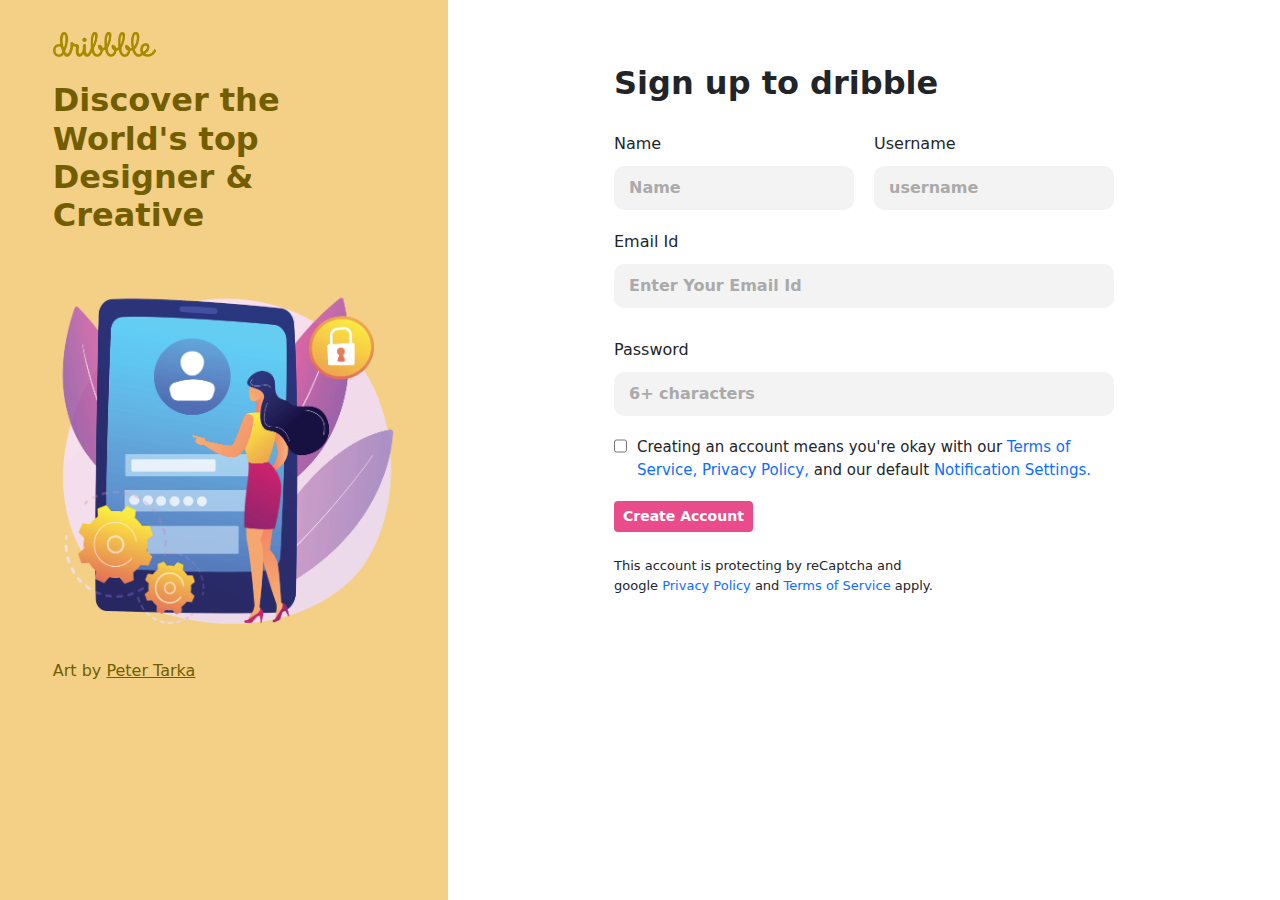
<file: index.html>
<!DOCTYPE html>
<html lang="en">

<head>
  <meta charset="UTF-8">
  <meta name="viewport" content="width=device-width, initial-scale=1.0">
  <link href="https://cdn.jsdelivr.net/npm/bootstrap@5.3.3/dist/css/bootstrap.min.css" rel="stylesheet"
    integrity="sha384-QWTKZyjpPEjISv5WaRU9OFeRpok6YctnYmDr5pNlyT2bRjXh0JMhjY6hW+ALEwIH" crossorigin="anonymous">
  <link rel="stylesheet" href="style.css">
  <title>Aeonaoxy</title>
</head>

<body>
  <main>
    <div class="d-flex flex-wrap body-container">
      <div class="side-bar">
        <div class="logo-container">
          <img class="logo" src="img/dribbble-logo.png" alt=""><br><br>
          <h1>Discover the World's top Designer & Creative</h1>
        </div>

        <img class="side-bg" src="img/19199299.png" alt="">
        <div class="logo-container">
          <p>Art by <a href="#">Peter Tarka</a></p>
        </div>
      </div>

      <!-- form  -->
      <div class="form-container d-flex align-items-center justify-content-center">
        <div class="form-section">
          <h2>Sign up to dribble</h2>
          <li id="invalid-user">● Username has already been taken</li>
          <form onsubmit="return check();" class="d-flex flex-wrap justify-content-between">
            <div class="name">
              <label for="name">Name</label><br>
              <input type="text" placeholder="Name" id="name" name="name" required>
            </div>
            <div class="name">
              <label for="username">Username</label><br>
              <input type="text" placeholder="username" id="username" name="username" required>
            </div>
            <div class="nam">
              <label for="email">Email Id</label><br>
              <input type="email" placeholder="Enter Your Email Id" id="email" name="email" required>
            </div>
            <div class="nam">
              <label for="password">Password</label><br>
              <input type="password" placeholder="6+ characters" id="password" name="password" required>
            </div>
            <div>
              <div style="display: inline-flex; margin-bottom: 20px;">
                <input type="checkbox" name="t&c" id="t&c" required style="width: 20px; height: 20px; accent-color: #047698; margin-top: 0;">
                <label for="t&c" style="font-size: 15px; padding-left: 10px;">
                  Creating an account means you're okay with our <a href="" style="text-decoration: none;">Terms of Service, Privacy Policy,</a> and our default <a href="" style="text-decoration: none;">Notification Settings.</a>
                </label>
              </div>
            </div>
            <button id="submit" class="btn btn-sm" type="submit" value="Submit" name="submit">Create Account</button>
          </form>
          <br>
          <p>This account is protecting by reCaptcha and google <a href="" style="text-decoration: none;">Privacy Policy</a> and <a href="" style="text-decoration: none;">Terms of Service</a> apply.</p>
        </div>
      </div>
      
      <script>
      function check() {
        var form = document.getElementsByTagName('form')[0];
        const name = document.getElementById('name');
        const username = document.getElementById('username');
       
      
        if (name.value === username.value) {
          document.getElementById("invalid-user").style.display = "block";
          username.style.color = "#EA4B8B";
          username.style.backgroundColor = "#ffdeec";
          return false;
        }
      form.action = "login.html"
        
      }
      </script>
  </main>

</body>

</html>
</file>
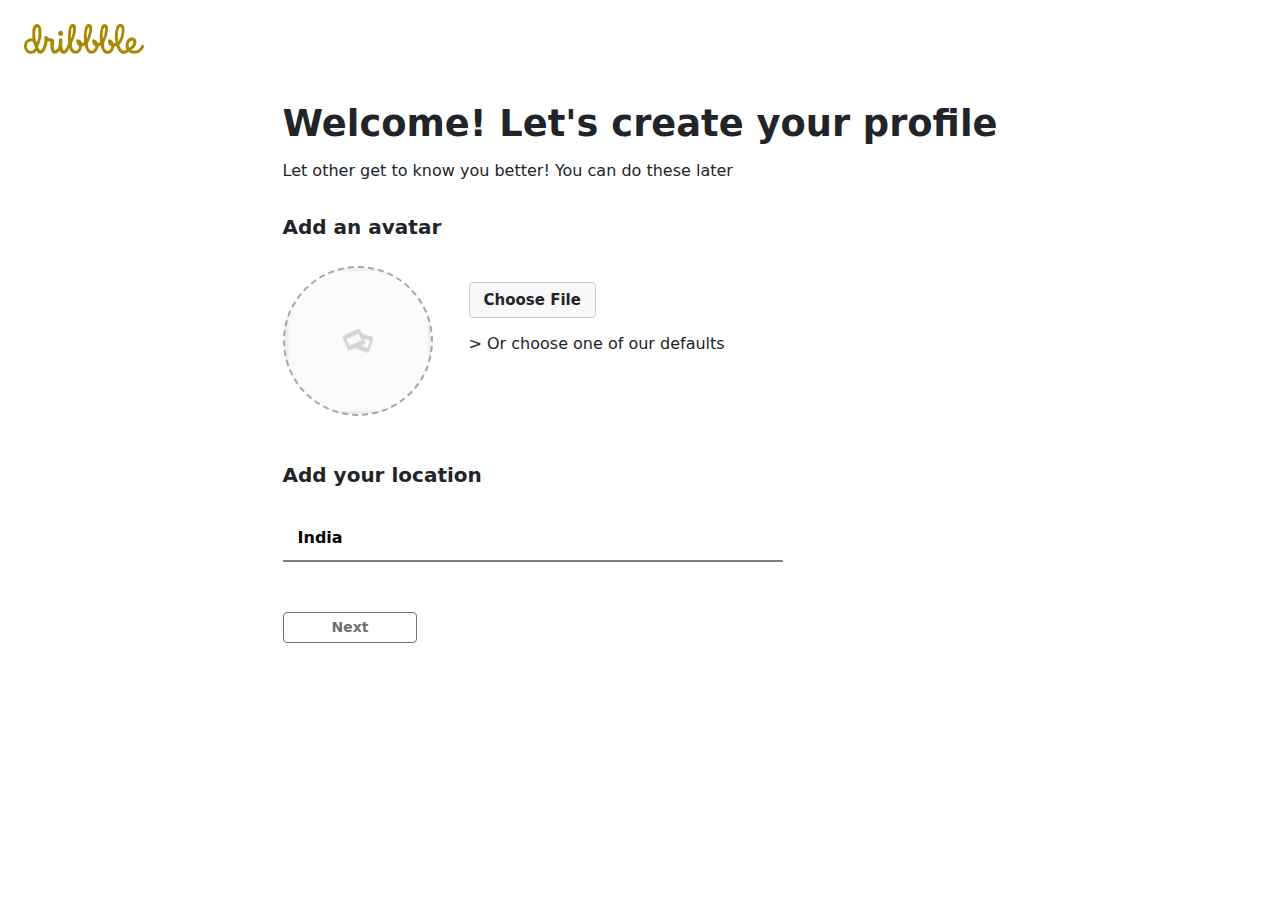
<file: login.html>
<!DOCTYPE html>
<html lang="en">
  <head>
    <meta charset="UTF-8" />
    <meta name="viewport" content="width=device-width, initial-scale=1.0" />
    <link
      href="https://cdn.jsdelivr.net/npm/bootstrap@5.3.3/dist/css/bootstrap.min.css"
      rel="stylesheet"
      integrity="sha384-QWTKZyjpPEjISv5WaRU9OFeRpok6YctnYmDr5pNlyT2bRjXh0JMhjY6hW+ALEwIH"
      crossorigin="anonymous"
    />
    <link rel="stylesheet" href="style.css" />
    <title>Aeonaoxy</title>
  </head>

  <body>
    <main>
        <img src="img/dribbble-logo.png" style="max-width: 120px;" class="mx-4 mt-4" alt="">
      <!-- form  -->
      <div
        class="mt-5 d-flex align-items-center flex-column justify-content-center text-start px-4"
      >
        <div>
          <h2 style="font-size: 2.3rem;">Welcome! Let's create your profile</h2>
          <h6>Let other get to know you better! You can do these later</h6>
          <form action="login2.html" class="form-section">
            <label class="fw-bolder mt-1 mb-3 fs-5" for="img"
              >Add an avatar</label
            >
            <div class="d-flex flex-wrap align-items-top pt-2 pb-3">
              <div class="img-box mb-4"></div>
              <div class="pt-3 ">
                <label for="file-upload" class="custom-file-upload"
                  >Choose File</label>

                  <h6 class="mt-3">> Or choose one of our defaults</h6>
                <!-- Actual file input hidden from view -->
                <input id="file-upload" type="file" />
              </div>
            </div>
                       
                        <label class="fw-bolder mt-1 mb-3 fs-5" for="location">Add your location</label>
                        <input type="text" value="India" placeholder="Enter a location" id="location" name="location">
                      <br><br>
            <button 
              id="submit"
              class="btn btn-sm px-5 mt-3"
              type="submit"
              value="Submit"
              name="submit"
              disabled
            >
              Next
            </button>
            <p  id="back" style="display: none; font-size: 15px;">or press <a href="index.html">Return</a></p>
          </form>
          <br><br>
        
        </div>
      </div>
<script>
  function previewImage() {
  const locationInput = document.getElementById('location');
  const fileInput = document.getElementById("file-upload");
  const imgBox = document.querySelector(".img-box");
  const submitButton = document.getElementById("submit");
  const backButton = document.getElementById("back");

  function enableSubmit() {
    submitButton.disabled = fileInput.value === "" || locationInput.value === "";
    backButton.style.display = submitButton.disabled ? "none" : "block";
  }

  fileInput.addEventListener("change", function () {
    const file = fileInput.files[0];
    const reader = new FileReader();
    reader.onload = function (e) {
      imgBox.style.backgroundImage = "url(" + e.target.result + ")";
      enableSubmit();
    };
    reader.readAsDataURL(file);
  });

  locationInput.addEventListener("input", enableSubmit);
}

previewImage();
</script>
    </main>
  </body>
</html>
</file>
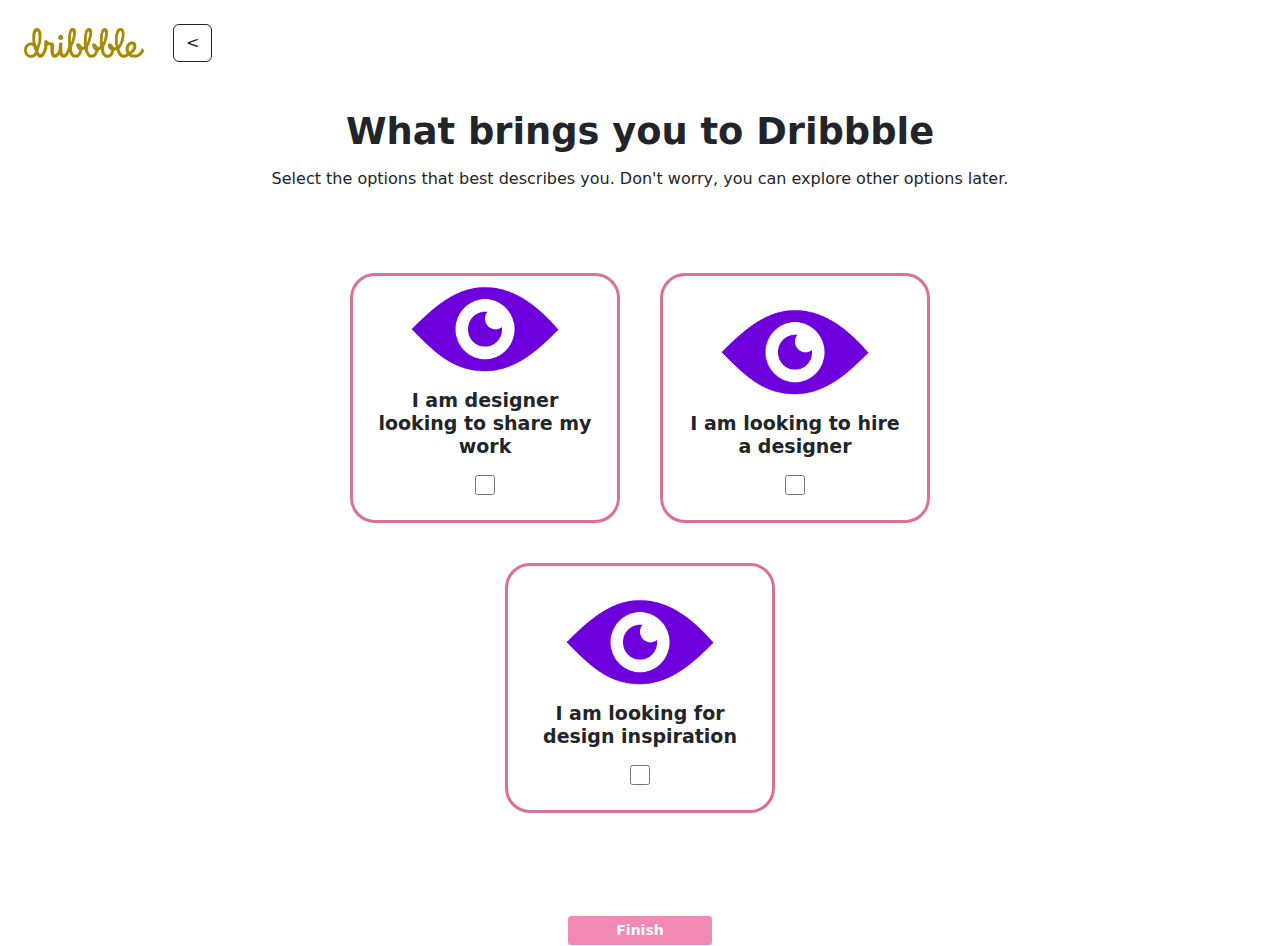
<file: login2.html>
<!DOCTYPE html>
<html lang="en">
  <head>
    <meta charset="UTF-8" />
    <meta name="viewport" content="width=device-width, initial-scale=1.0" />
    <link
      href="https://cdn.jsdelivr.net/npm/bootstrap@5.3.3/dist/css/bootstrap.min.css"
      rel="stylesheet"
      integrity="sha384-QWTKZyjpPEjISv5WaRU9OFeRpok6YctnYmDr5pNlyT2bRjXh0JMhjY6hW+ALEwIH"
      crossorigin="anonymous"
    />
    <link rel="stylesheet" href="style.css" />
    <title>Aeonaoxy</title>
  </head>

  <body>
    <main>
      <img
        src="img/dribbble-logo.png"
        style="max-width: 120px;"
        class="mx-4 mt-4"
        alt=""
      />
      <a href="login.html">
        <button class="btn btn-outline-dark mt-4">
          <
        </button></a
      >

      <form
        action="main.html"
        class="mt-5 d-flex align-items-center flex-column justify-content-center text-start px-4"
      >
        <h2 style="font-size: 2.3rem;">What brings you to Dribbble</h2>
        <h6>
          Select the options that best describes you. Don't worry, you can
          explore other options later.
        </h6>
        <div
          class="card-container d-flex flex-wrap align-items-center justify-content-center"
        >
          <div class="card1">
            <div class="card1p1">
              <img src="img/eye.png" alt="" />
              <h4>I am designer looking to share my work</h4>
              <p class="none">
                With over 7 million shot from a vast community of designers,
                Dribbble is the leading source for design inspiration.
              </p>
              <input type="checkbox" class="chek" />
            </div>
          </div>
          <div class="card1">
            <div class="card1p1">
              <img src="img/eye.png" alt="" />
              <h4>I am looking to hire a designer</h4>
              <p class="none">
                With over 7 million shot from a vast community of designers,
                Dribbble is the leading source for design inspiration.
              </p>
              <input type="checkbox" class="chek" />
            </div>
          </div>
          <div class="card1">
            <div class="card1p1">
              <img src="img/eye.png" alt="" />
              <h4>I am looking for design inspiration</h4>
              <p class="none">
                With over 7 million shot from a vast community of designers,
                Dribbble is the leading source for design inspiration.
              </p>
              <input type="checkbox" class="chek" />
            </div>
          </div>
        </div>
        <h5>Anything else? You can select Multiple</h5>
        <button id="next" class="btn btn-sm px-5 mt-3" disabled>
          Finish
        </button>
        <p id="back2" style="display: none; font-size: 15px;">
          or press <a href="login.html">Return</a>
        </p>
      </form>

      <script>
        const finishButton = document.getElementById("next");
        const backButton2 = document.getElementById("back2");
        const recommendElements = document.getElementsByTagName("h5");

        function showPara() {
          Array.from(document.getElementsByClassName("chek")).forEach(
            (checkbox) => {
              const paragraph = checkbox.parentNode.getElementsByTagName(
                "p"
              )[0];
              const toggleButton = () => {
                const isAnyChecked = Array.from(
                  document.getElementsByClassName("chek")
                ).some((c) => c.checked);
                finishButton.disabled = !isAnyChecked;
                backButton2.style.display = isAnyChecked ? "block" : "none";
                Array.from(recommendElements).forEach((element) => {
                  element.style.visibility = isAnyChecked
                    ? "visible"
                    : "hidden";
                });
              };
              toggleButton();
              checkbox.addEventListener("change", () => {
                paragraph.classList.toggle("none");
                toggleButton();
              });
            }
          );
        }

        window.addEventListener("DOMContentLoaded", showPara);
      </script>
    </main>
  </body>
</html>
</file>
<file: style.css>
* {
    margin: 0;
    padding: 0;
}

.body-container {
    width: 100%;
    min-height: 100vh;
    height: auto;
}



/* Side container */
.side-bar {
    width: 35%;
    padding: 3vh 10px;
    min-height: 80vh;
    height: auto;
    background-color: #F4D086;
}

.logo-container {
    padding: 5px 10%;

    p,
    a {
        font-weight: 500;
        color: #725e01;
    }
}

.logo {
    max-width: 160px;
    width: 30%;
    min-width: 80px;
}

h1 {
    color: #725e01;
    font-size: 2rem;
    font-weight: 700;
}

.side-bg {
    width: 100%;
}
h6{
    margin: -15px auto 28px;
}

/* for img file upload box  */
.img-box {
    height: 150px;
    width: 150px;
    border-radius: 50%;
    border: 2px dashed #a7a7a7;
    background-image: url(img/camera-icon.png);
    background-size: cover;
    background-repeat: no-repeat;
    background-position: center;
    margin-right: 36px;
}

input[type="file"] {
    display: none;
}

.custom-file-upload {
    border: 1px solid #ccc;
    display: inline-block;
    padding: 6px 14px;
    cursor: pointer;
    background-color: #f9f9f9;
    border-radius: 4px;
    font-size: 15px;
    font-weight: 700;
}

/* Style the custom button on hover */
.custom-file-upload:hover {
    background-color: #e9e9e9;
}
/* Signup  form */
.form-container {
    padding: 5%;
    width: 65%;
    height: 100%;
}

/* final submission form */
.card-container{ padding: 3%;
    width: 75%;
    height: auto; }

.form-section {
    max-width: 500px;

    p {
        font-size: 13px;
        max-width: 320px;
    }

    li {
        color: #EA4B8B;
        font-weight: 700;
        margin: 10px auto 35px;
        display: none;
    }
}

form {
    width: 100%;

    .btn {
        color: white;
        font-weight: 600;
        background-color: #EA4B8B;
   }

    .btn:hover {
       background-color: black;
    }
}

/* ?location section */
#location{
    background-color: white;
    border: none;
    border-radius: 0;
    border-bottom: 2px solid grey;
}
#location:focus{
    outline: none;
    border: none;
    border-bottom: 2px solid grey;
}

h2 {
    font-weight: 700;
    margin: 0px auto 30px;
}

/* input section inside form */
.name {
    width: 48%;
}

input {
    border: none;
    border-radius: 10px;
    font-weight: 600;
    background-color: #f3f3f3;
    margin: 10px 0;
    width: calc(100%);
    padding: 10px 15px;
}

input::placeholder {
    color: rgb(170, 170, 170);
}

.nam {
    width: 100%;
    margin: 10px 0;
}


/* button part */
#next {
    color: white;
    font-weight: 600;
    background-color: #EA4B8B;
}

#next:hover {
    background-color: black;
}

.card1{
    position: relative;
    text-align: center;
    height: 250px;
    width: 270px;
    margin: 20px;
    border-radius: 25px;
    border: 3px solid palevioletred;
    .card1p1{
        position: absolute;
        left: 0; bottom: 0;
        width: 100%;
        padding: 0 20px 15px;
    }
    img{
        position: sticky;
        width: 75%;
    }
    h4{
        font-weight: 700;
        font-size: 19px;
    }
    p{
        font-weight: 500;
        font-size: 15px;
        line-height: 1.3;
        color: #969595;
        margin-bottom: 0;
    }
  
    .none{
        display: none;
    }
    .chek {
        width: 20px;
        height: 20px;
        border-radius: 50%!important;
    }
    
    .chek:checked {
    background-color: #EA4B8B!important;
    border-radius: 50%!important;
}
}
h5{visibility: hidden;
    font-size: 1.1rem;
    font-weight: 700;
}
footer{
   h3{
    font-size: 19px;
    color: black;
    font-weight: 700;
   }
   li{
    color: black;
    font-weight: 600;
   }
}
.col-lg-1{
    width: 190px;
}


@media screen and (max-width: 632px) {
.form-container, .card-container, .side-bar{
    width: 100%;
}

    .name,
    .nam {
        width: calc(98%);
        margin: 10px 0 10px;
    }
}
</file>
